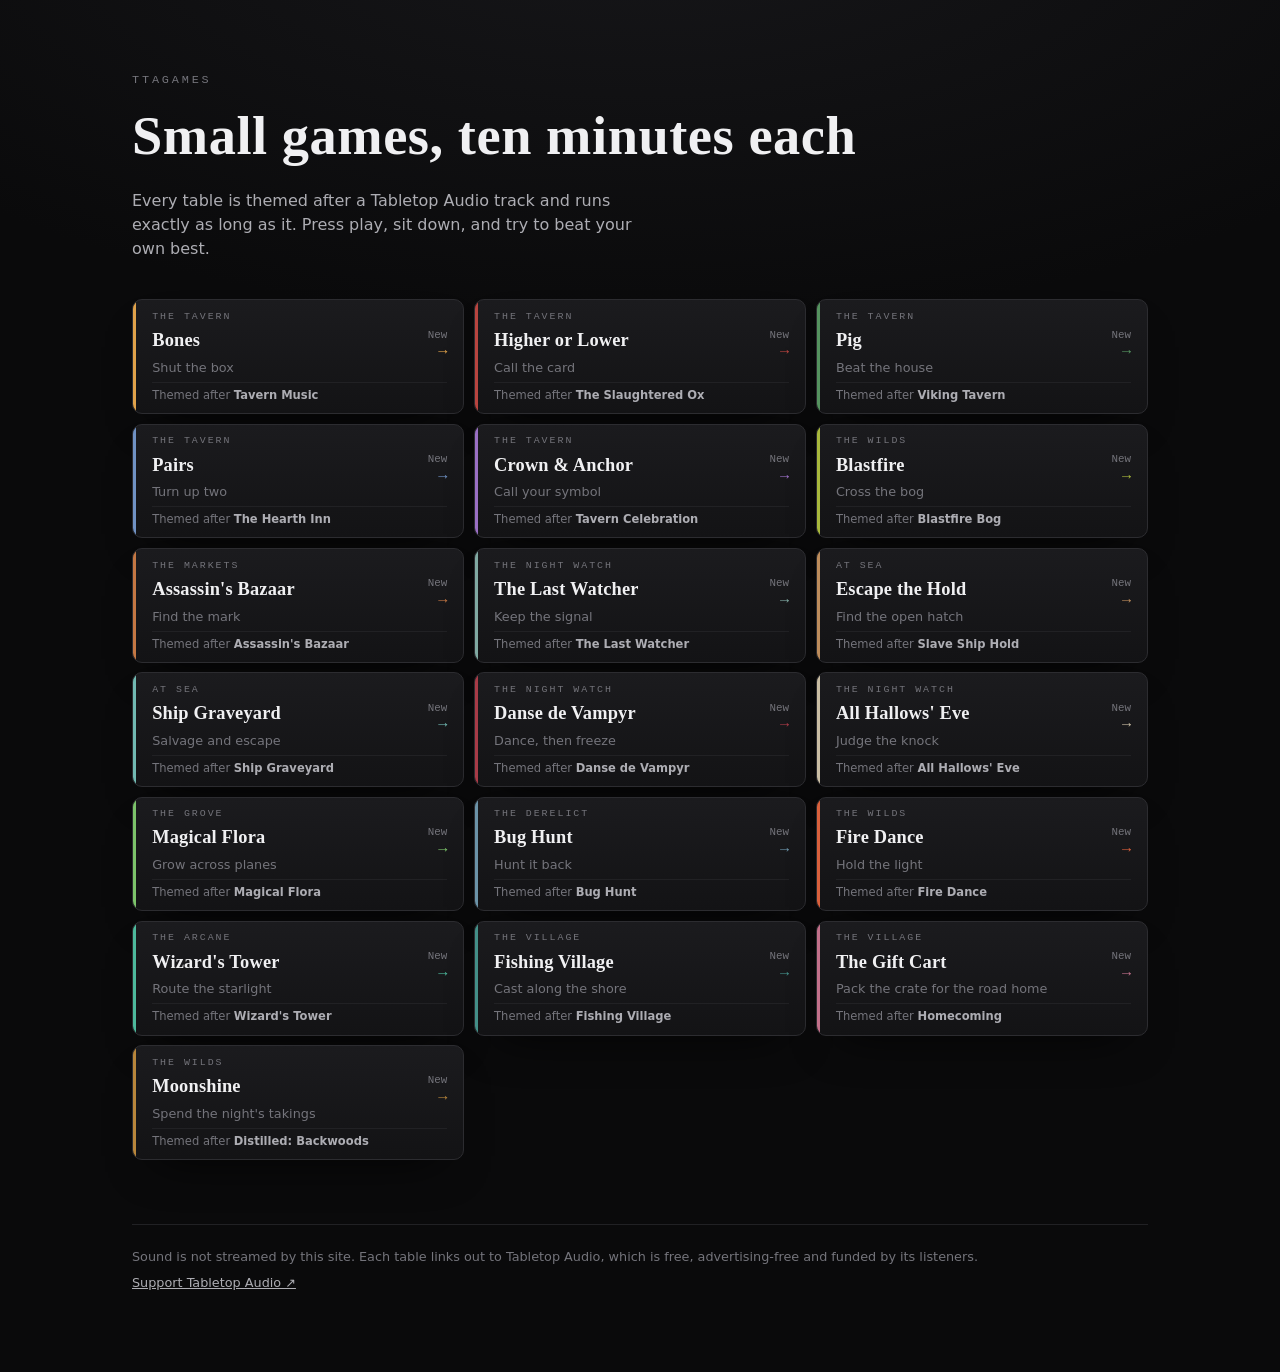
<file: index.html>
<!doctype html>
<html lang="en">
  <head>
    <meta charset="utf-8" />
    <meta name="viewport" content="width=device-width, initial-scale=1" />
    <title>TTAGames — small tabletop games</title>
    <meta
      name="description"
      content="Small ten-minute tabletop games, each themed after a Tabletop Audio track."
    />
    <link rel="icon" href="./assets/img/favicon.svg" type="image/svg+xml" />
    <link rel="stylesheet" href="./css/tokens.css" />
    <link rel="stylesheet" href="./css/hub.css" />
  </head>
  <body class="page page--hub">
    <main class="hub" data-hub></main>
    <script type="module" src="./js/hub.js"></script>
  </body>
</html>
</file>
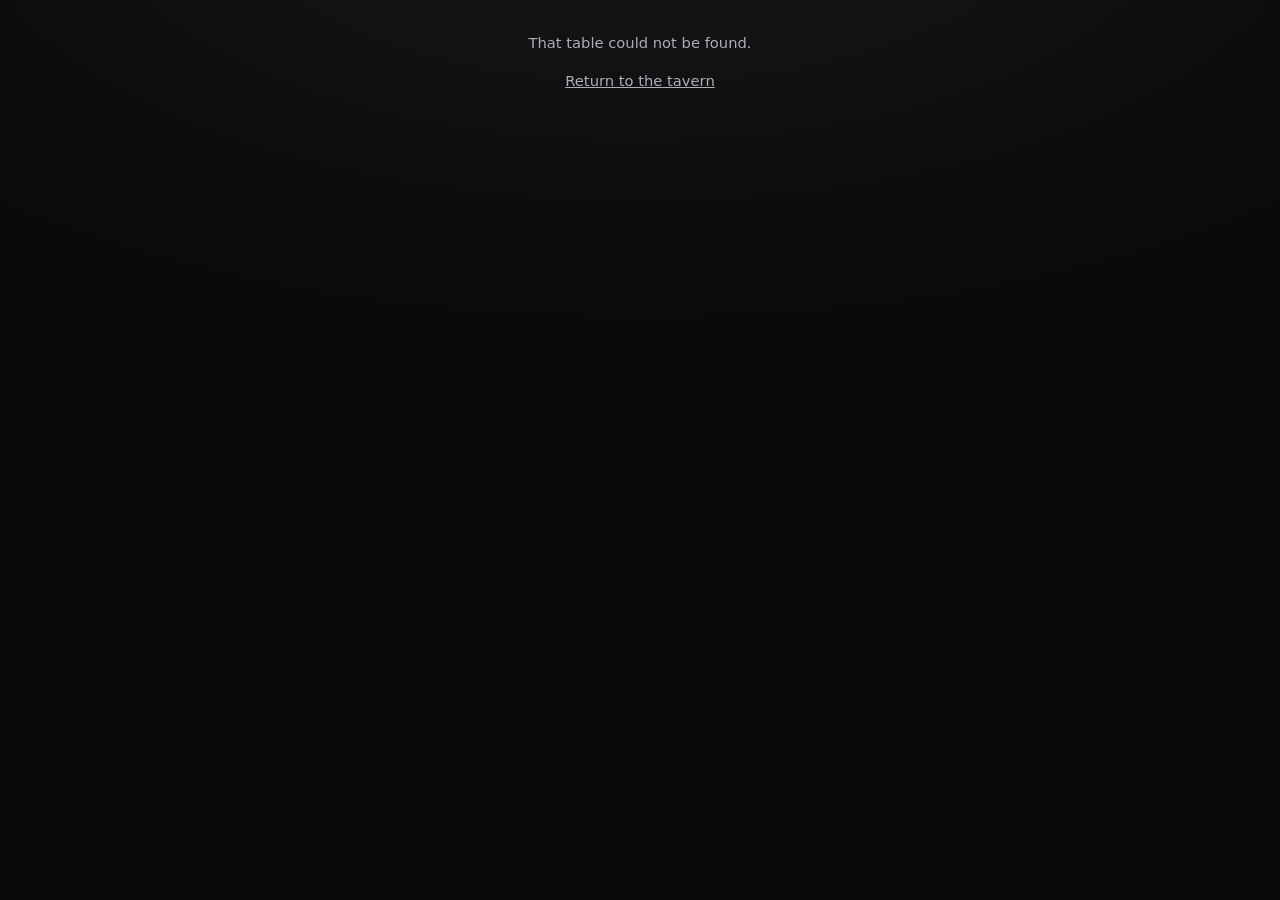
<file: games/play.html>
<!doctype html>
<html lang="en">
  <head>
    <meta charset="utf-8" />
    <meta name="viewport" content="width=device-width, initial-scale=1" />
    <title>TTAGames</title>
    <link rel="icon" href="../assets/img/favicon.svg" type="image/svg+xml" />
    <link rel="stylesheet" href="../css/tokens.css" />
    <link rel="stylesheet" href="../css/game.css" />
  </head>
  <body class="page page--game">
    <main class="shell" data-shell hidden></main>
    <main class="shell" data-error role="status" aria-live="polite">
      <p class="message">Loading table...</p>
      <p class="message"><a href="../index.html">Return to the tavern</a></p>
    </main>
    <script type="module">
      import { gameById } from '../js/games.config.js';
      import { mountShell } from '../js/shell.js';

      const id = new URLSearchParams(window.location.search).get('game');
      const config = gameById(id);
      const shell = document.querySelector('[data-shell]');
      const error = document.querySelector('[data-error]');

      if (config) {
        const stylesheet = document.createElement('link');
        stylesheet.rel = 'stylesheet';
        stylesheet.href = `../css/games/${config.id}.css`;

        try {
          const [gameModule] = await Promise.all([
            import(`../js/games/${config.id}.js`),
            new Promise((resolve, reject) => {
              stylesheet.addEventListener('load', resolve, { once: true });
              stylesheet.addEventListener('error', reject, { once: true });
              document.head.append(stylesheet);
            }),
          ]);

          error.hidden = true;
          shell.hidden = false;
          mountShell(config, gameModule.default);
        } catch (loadError) {
          console.error(`Could not load table "${id}".`, loadError);
          error.setAttribute('role', 'alert');
          error.querySelector('.message').textContent = 'This table could not be loaded.';
        }
      } else {
        error.setAttribute('role', 'alert');
        error.querySelector('.message').textContent = 'That table could not be found.';
      }
    </script>
  </body>
</html>
</file>
<file: css/tokens.css>
/* ---------------------------------------------------------------------------
   tokens.css — design tokens and base styles.

   The look: near-black board, neutral greys, one accent colour per table. The base is
   deliberately hue-free, because half the tables carry a cool accent (blue, teal, rose)
   and half a warm one, so any tinted base fights whichever half disagrees with it — and
   a table with several colours on screen at once (Gift Cart's six parcel tints) turns to
   mud on it. Each table page overrides --accent, and everything derived from it (glows,
   borders, fills) follows automatically.
   --------------------------------------------------------------------------- */

:root {
  color-scheme: dark;

  /* A hair cool rather than dead grey: pure neutral beside saturated accents reads as
     dirty, where a whisper of blue lets them pop. */
  --bg: #0a0a0b;
  --bg-glow: #17171a;
  --panel: #131315;
  --panel-2: #1b1b1e;
  --line: #2c2c30;
  --line-soft: #212124;

  --ink: #f0f0f2;
  --ink-2: #adadb3;
  --ink-3: #74747b;

  --accent: #c9a227;
  --accent-ink: #191308;
  --accent-soft: color-mix(in srgb, var(--accent) 16%, transparent);
  --accent-line: color-mix(in srgb, var(--accent) 45%, transparent);

  --bad: #d8675f;

  --radius: 16px;
  --radius-sm: 10px;
  --shadow: 0 22px 48px -26px rgb(0 0 0 / 0.9);

  --font-display: "Iowan Old Style", "Palatino Linotype", Palatino, Georgia, "Times New Roman", serif;
  --font-ui: ui-sans-serif, system-ui, -apple-system, "Segoe UI", Roboto, sans-serif;
  --font-num: ui-monospace, "SF Mono", "Cascadia Mono", Menlo, Consolas, monospace;
}

*,
*::before,
*::after {
  box-sizing: border-box;
}

html,
body {
  margin: 0;
  min-height: 100%;
}

body {
  font-family: var(--font-ui);
  color: var(--ink);
  line-height: 1.5;
  -webkit-font-smoothing: antialiased;
  background:
    radial-gradient(120% 78% at 50% -12%, var(--bg-glow) 0%, transparent 62%),
    var(--bg);
  background-attachment: fixed;
}

h1,
h2,
h3 {
  font-family: var(--font-display);
  font-weight: 600;
  letter-spacing: 0.01em;
  margin: 0;
}

p {
  margin: 0;
}

a {
  color: inherit;
}

:focus-visible {
  outline: 2px solid var(--accent);
  outline-offset: 3px;
  border-radius: 4px;
}

/* Buttons ------------------------------------------------------------------ */

.btn {
  font: inherit;
  font-weight: 600;
  padding: 0.8rem 1.4rem;
  border: 1px solid var(--line);
  border-radius: 999px;
  background: var(--panel-2);
  color: var(--ink);
  cursor: pointer;
  transition: transform 0.12s ease, background 0.16s ease, border-color 0.16s ease;
}

.btn:hover:not(:disabled) {
  background: #26262a;
}

.btn:active:not(:disabled) {
  transform: translateY(1px);
}

.btn:disabled {
  opacity: 0.4;
  cursor: default;
}

.btn--primary {
  background: var(--accent);
  border-color: var(--accent);
  color: var(--accent-ink);
}

.btn--primary:hover:not(:disabled) {
  background: color-mix(in srgb, var(--accent) 84%, white);
}

.btn--ghost {
  background: transparent;
}

/* Captions ----------------------------------------------------------------
   The small letter-spaced label used above a value, e.g. the "call a symbol"
   prompt on Crown & Anchor or the round label on Pig. */

.cap {
  font-family: var(--font-num);
  font-size: 0.66rem;
  letter-spacing: 0.2em;
  text-transform: uppercase;
  color: var(--ink-3);
}

/* Motion ------------------------------------------------------------------- */

@media (prefers-reduced-motion: reduce) {
  *,
  *::before,
  *::after {
    animation-duration: 0.001ms !important;
    animation-iteration-count: 1 !important;
    transition-duration: 0.001ms !important;
  }
}
</file>
<file: css/hub.css>
/* hub.css — the tavern hub: header, one compact row per table, footer. */

.hub {
  max-width: 1080px;
  margin: 0 auto;
  padding: clamp(2.2rem, 6vw, 4.5rem) clamp(1rem, 4vw, 2rem) 5rem;
}

.hub__kicker {
  font-family: var(--font-num);
  font-size: 0.74rem;
  letter-spacing: 0.24em;
  text-transform: uppercase;
  color: var(--ink-3);
}

.hub__title {
  font-size: clamp(2.3rem, 6.5vw, 3.4rem);
  margin: 0.4rem 0 0.7rem;
}

.hub__blurb {
  color: var(--ink-2);
  max-width: 50ch;
}

/* Tables -------------------------------------------------------------------
   One compact row per table. The column steps are explicit — 1, then 2, then
   3 — rather than auto-fill, so a phone is always a single column of rows.
   Every column is minmax(0, 1fr) so one long word cannot widen the grid. */

.tables {
  list-style: none;
  margin: clamp(1.8rem, 5vw, 2.4rem) 0 0;
  padding: 0;
  display: grid;
  gap: 0.6rem;
  grid-template-columns: 1fr;
}

@media (min-width: 620px) {
  .tables {
    grid-template-columns: repeat(2, minmax(0, 1fr));
  }
}

@media (min-width: 960px) {
  .tables {
    grid-template-columns: repeat(3, minmax(0, 1fr));
  }
}

/* Grid so the link fills the row, which keeps rows in a column level. */
.table {
  display: grid;
}

.table__link {
  display: grid;
  grid-template-columns: minmax(0, 1fr) auto;
  column-gap: 0.9rem;
  row-gap: 0.3rem;
  align-items: center;
  position: relative;
  overflow: hidden;
  padding: 0.6rem 1rem 0.55rem 1.2rem;
  border: 1px solid var(--line);
  border-radius: var(--radius-sm);
  background: linear-gradient(180deg, var(--panel-2), var(--panel));
  box-shadow: var(--shadow);
  text-decoration: none;
  transition: transform 0.16s ease, border-color 0.16s ease;
}

.table__link::before {
  content: "";
  position: absolute;
  inset: 0 auto 0 0;
  width: 3px;
  background: var(--accent);
}

.table__link:hover {
  transform: translateY(-2px);
  border-color: var(--accent-line);
}

/* min-width: 0 keeps a long title from pushing the row past the viewport. */
.table__main {
  min-width: 0;
}

.table__wing {
  font-family: var(--font-num);
  font-size: 0.62rem;
  letter-spacing: 0.2em;
  text-transform: uppercase;
  color: var(--ink-3);
}

.table__title {
  font-size: 1.15rem;
  margin-top: 0.15rem;
}

.table__sub {
  margin: 0.2rem 0 0;
  font-size: 0.8rem;
  color: var(--ink-3);
}

.table__theme {
  grid-column: 1 / -1;
  margin: 0;
  padding-top: 0.25rem;
  border-top: 1px solid var(--line-soft);
  font-size: 0.72rem;
  color: var(--ink-3);
}

.table__sub strong {
  color: var(--ink-2);
  font-weight: 600;
}

.table__theme strong {
  color: var(--ink-2);
  font-weight: 600;
}

/* The score column: a stack flush with the right edge of the row.
   `justify-self: end` is load-bearing. A grid item that cannot stretch to fill
   its track is aligned to the start instead, so any max-width here parked the
   score in the middle of the row with dead space after it. Do not cap it —
   the title absorbs the shrink instead, via its own min-width: 0. */
.table__aside {
  display: grid;
  justify-items: end;
  justify-self: end;
  gap: 0.15rem;
  text-align: right;
  font-family: var(--font-num);
}

.table__best {
  font-size: 0.72rem;
  color: var(--accent);
}

.table__fresh {
  font-size: 0.68rem;
  color: var(--ink-3);
}

.table__cta {
  font-size: 0.95rem;
  line-height: 1;
  color: var(--accent);
}

/* Footer ------------------------------------------------------------------- */

.hub__footer {
  margin-top: 4rem;
  padding-top: 1.4rem;
  border-top: 1px solid var(--line-soft);
  font-size: 0.8rem;
  color: var(--ink-3);
  display: grid;
  gap: 0.4rem;
  justify-items: start;
}

.hub__footer a {
  color: var(--ink-2);
}
</file>
<file: css/game.css>
/* game.css — shared chrome for every table, plus dice, cards and tiles. */

.page--game {
  min-height: 100dvh;
  display: grid;
  place-items: start center;
  padding: clamp(1rem, 3vw, 2rem);
}

.shell {
  width: min(720px, 100%);
  display: grid;
  gap: 1rem;
}

.shell[hidden] {
  display: none;
}

/* Header ------------------------------------------------------------------- */

.top {
  display: grid;
  grid-template-columns: auto 1fr auto;
  gap: 1rem;
  align-items: center;
}

.top__back {
  font-size: 0.84rem;
  color: var(--ink-3);
  text-decoration: none;
  white-space: nowrap;
}

.top__back:hover {
  color: var(--ink);
}

.top__title {
  font-size: 1.5rem;
}

.top__tagline {
  font-family: var(--font-num);
  font-size: 0.68rem;
  letter-spacing: 0.2em;
  text-transform: uppercase;
  color: var(--accent);
}

.top__sound {
  padding: 0.5rem 0.75rem;
  border: 1px solid var(--line);
  border-radius: var(--radius-sm);
  background: var(--panel);
  text-align: right;
  text-decoration: none;
}

.top__sound:hover {
  border-color: var(--accent-line);
}

.top__sound-label {
  display: block;
  font-family: var(--font-num);
  font-size: 0.6rem;
  letter-spacing: 0.2em;
  text-transform: uppercase;
  color: var(--ink-3);
}

.top__sound-track {
  display: block;
  font-size: 0.84rem;
}

.soundbar {
  display: grid;
  grid-template-columns: minmax(0, 1fr);
  gap: 0.25rem;
  padding: 0.55rem 0.8rem;
  border: 1px solid var(--line);
  border-radius: var(--radius);
  background: var(--panel);
}

.soundbar__audio {
  display: block;
  width: 100%;
  min-width: 0;
  height: 38px;
  accent-color: var(--accent);
}

.soundbar__credit {
  min-width: 0;
  max-width: 100%;
  display: flex;
  flex-wrap: wrap;
  gap: 0.25rem;
  font-size: 0.7rem;
  color: var(--ink-3);
}

/* HUD ---------------------------------------------------------------------- */

.hud {
  display: grid;
  grid-template-columns: 1fr auto;
  gap: 1rem;
  align-items: center;
  padding: 0.9rem 1.1rem;
  border: 1px solid var(--line);
  border-radius: var(--radius);
  background: var(--panel);
}

.clock {
  display: grid;
  gap: 0.5rem;
}

.clock__time {
  font-family: var(--font-num);
  font-size: 1.5rem;
  font-variant-numeric: tabular-nums;
}

.clock--low .clock__time {
  color: var(--bad);
}

.clock__bar {
  display: block;
  height: 5px;
  border-radius: 999px;
  background: var(--line);
  overflow: hidden;
}

.clock__fill {
  display: block;
  height: 100%;
  transform: scaleX(1);
  transform-origin: left center;
  background: var(--accent);
}

.clock--low .clock__fill {
  background: var(--bad);
}

.scores {
  display: flex;
  gap: 1.4rem;
}

.scores__box {
  display: grid;
  justify-items: end;
}

.scores__num {
  font-family: var(--font-num);
  font-size: 1.35rem;
  font-variant-numeric: tabular-nums;
}

.scores__cap {
  font-size: 0.64rem;
  letter-spacing: 0.16em;
  text-transform: uppercase;
  color: var(--ink-3);
}

.scores__box--best .scores__num {
  color: var(--ink-2);
}

/* Stage -------------------------------------------------------------------- */

.stage {
  min-height: 340px;
  display: grid;
  align-items: center;
  /* Deliberately align-items only, not place-items. A centred grid item is sized
     to its max-content width, so any percentage width inside a table resolves
     against a shrink-to-fit box. A face-down card has no text content, which
     means its column measures about zero and the whole board collapses until a
     card is turned over. Stretching each table's root and letting the table
     centre its own contents keeps those percentages honest. */
  padding: 1.5rem;
  border: 1px solid var(--line);
  border-radius: var(--radius);
  background: var(--panel);
}

.message {
  min-height: 1.4rem;
  text-align: center;
  font-size: 0.92rem;
  color: var(--ink-2);
}

.bar {
  display: flex;
  justify-content: center;
}

.bar[hidden] {
  display: none;
}

/* Overlay ------------------------------------------------------------------ */

/* Flex rather than grid on purpose: a grid/flex item centred with align-items
   overflows past the top edge and that part can never be scrolled to. The panel
   instead centres itself with auto margins, which collapse to zero when there is
   no room — so a panel taller than the screen starts at the top and scrolls. */
.overlay {
  position: fixed;
  inset: 0;
  z-index: 10;
  display: flex;
  justify-content: center;
  overflow-y: auto;
  overscroll-behavior: contain;
  -webkit-overflow-scrolling: touch;
  padding: 1.2rem;
  background: rgb(6 5 5 / 0.82);
  backdrop-filter: blur(3px);
}

.overlay[hidden] {
  display: none;
}

.panel {
  width: min(432px, 100%);
  margin: auto;
  padding: 1.9rem 1.6rem;
  border: 1px solid var(--line);
  border-radius: var(--radius);
  background: linear-gradient(180deg, var(--panel-2), var(--panel));
  box-shadow: var(--shadow);
  text-align: center;
}

.panel__kicker {
  font-family: var(--font-num);
  font-size: 0.66rem;
  letter-spacing: 0.22em;
  text-transform: uppercase;
  color: var(--accent);
}

.panel__title {
  font-size: 2rem;
  margin: 0.5rem 0 0.7rem;
}

.panel__rules {
  font-size: 0.95rem;
  color: var(--ink-2);
}

.panel__track {
  margin-top: 1rem;
  font-size: 0.8rem;
  color: var(--ink-3);
}

.panel__track strong {
  color: var(--ink-2);
}

.panel__hint {
  margin-top: 0.45rem;
  font-size: 0.78rem;
  color: var(--ink-3);
}

.panel__best {
  margin-top: 1rem;
  font-family: var(--font-num);
  font-size: 0.8rem;
  color: var(--ink-2);
}

.panel__badge {
  margin-top: 1rem;
  font-family: var(--font-num);
  font-size: 0.76rem;
  letter-spacing: 0.18em;
  text-transform: uppercase;
  color: var(--accent);
}

.panel__actions {
  margin-top: 1.5rem;
  display: grid;
  gap: 0.6rem;
}

.panel__pref {
  margin-top: 1.1rem;
  display: inline-flex;
  gap: 0.5rem;
  align-items: center;
  font-size: 0.78rem;
  color: var(--ink-3);
  cursor: pointer;
}

.panel__link {
  display: inline-block;
  margin-top: 1.1rem;
  font-size: 0.78rem;
  color: var(--ink-3);
}

/* A phone has no room for the full-size panel: tighten it so the rules and the
   start button usually meet without a scroll at all. */
@media (max-width: 440px) {
  .overlay {
    padding: 0.8rem;
  }

  .panel {
    padding: 1.35rem 1.1rem;
  }

  .panel__title {
    font-size: 1.65rem;
    margin: 0.4rem 0 0.55rem;
  }

  .panel__actions {
    margin-top: 1.15rem;
  }
}

/* Dice --------------------------------------------------------------------- */

.dice {
  display: inline-flex;
  gap: 0.6rem;
}

.die {
  width: 58px;
  height: 58px;
  display: grid;
  grid-template: repeat(3, 1fr) / repeat(3, 1fr);
  /* Absolute lengths, never percentages. Percentage padding resolves against the
     containing block's inline size — the flex row around the dice, not the die
     itself — so 9% of a 190px row is 17px of padding inside a 58px die. That
     collapsed the face to ~23px and pushed the glyph down and right. The die is
     a fixed 58px square, so plain pixels are both correct and predictable. */
  gap: 2px;
  padding: 6px;
  border-radius: 12px;
  background: linear-gradient(160deg, #fdfaf3, #ded5c4);
  box-shadow: inset 0 -3px 0 rgb(0 0 0 / 0.12), 0 8px 18px -12px rgb(0 0 0 / 0.9);
}

.die__pip {
  align-self: center;
  justify-self: center;
  width: 68%;
  height: 68%;
  border-radius: 50%;
  background: #26211d;
}

/* Cards -------------------------------------------------------------------- */

.card {
  position: relative;
  width: 92px;
  height: 132px;
  display: grid;
  place-items: center;
  border-radius: 10px;
  background: linear-gradient(170deg, #fffdf8, #ece3d3);
  color: #211c18;
  box-shadow: 0 10px 22px -14px rgb(0 0 0 / 0.95);
}

.card--red {
  color: #a5322e;
}

.card__corner {
  position: absolute;
  top: 7px;
  left: 9px;
  display: grid;
  line-height: 1;
}

.card__rank {
  font-size: 1rem;
  font-weight: 700;
}

.card__suit {
  font-size: 0.9rem;
}

.card__pip {
  font-size: 2.6rem;
}

.card--back {
  border: 1px solid var(--line);
  background: repeating-linear-gradient(45deg, #2a2320, #2a2320 6px, #221c1a 6px, #221c1a 12px);
}

/* Bones -------------------------------------------------------------------- */
</file>
